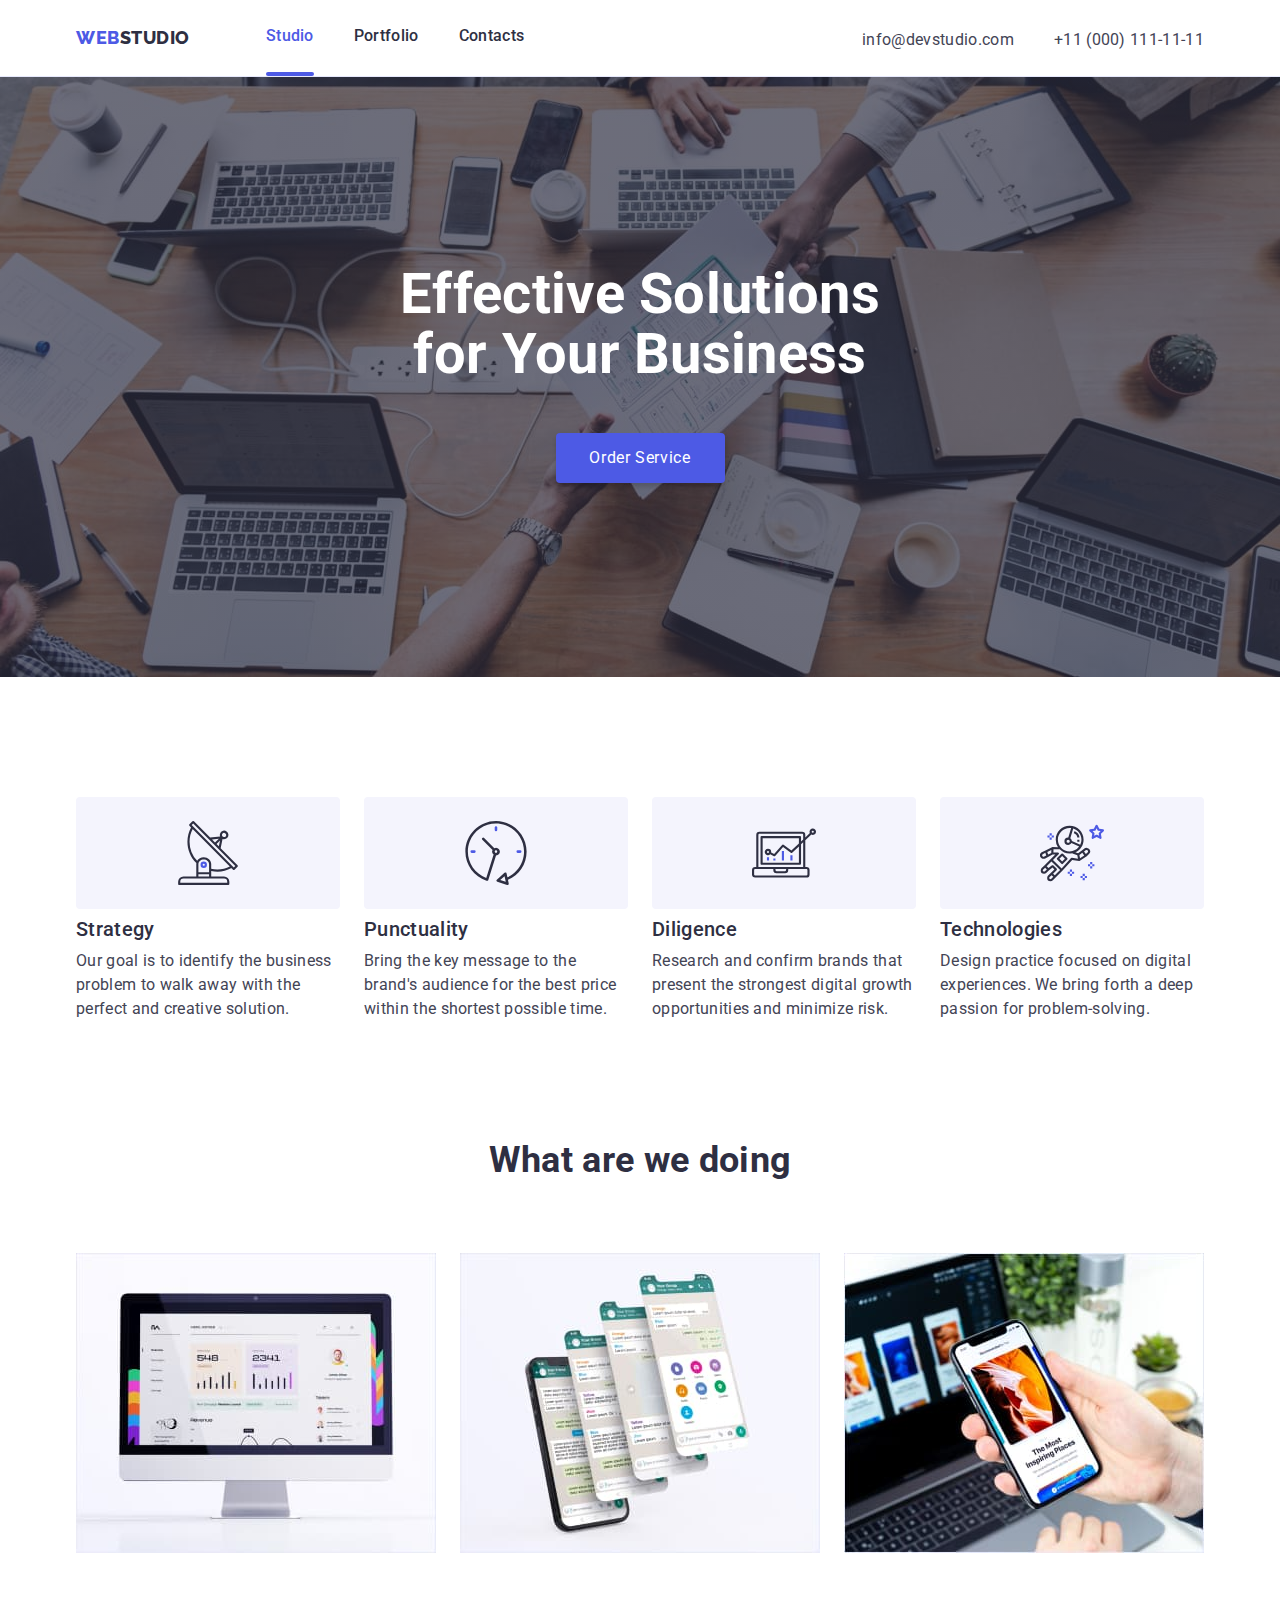
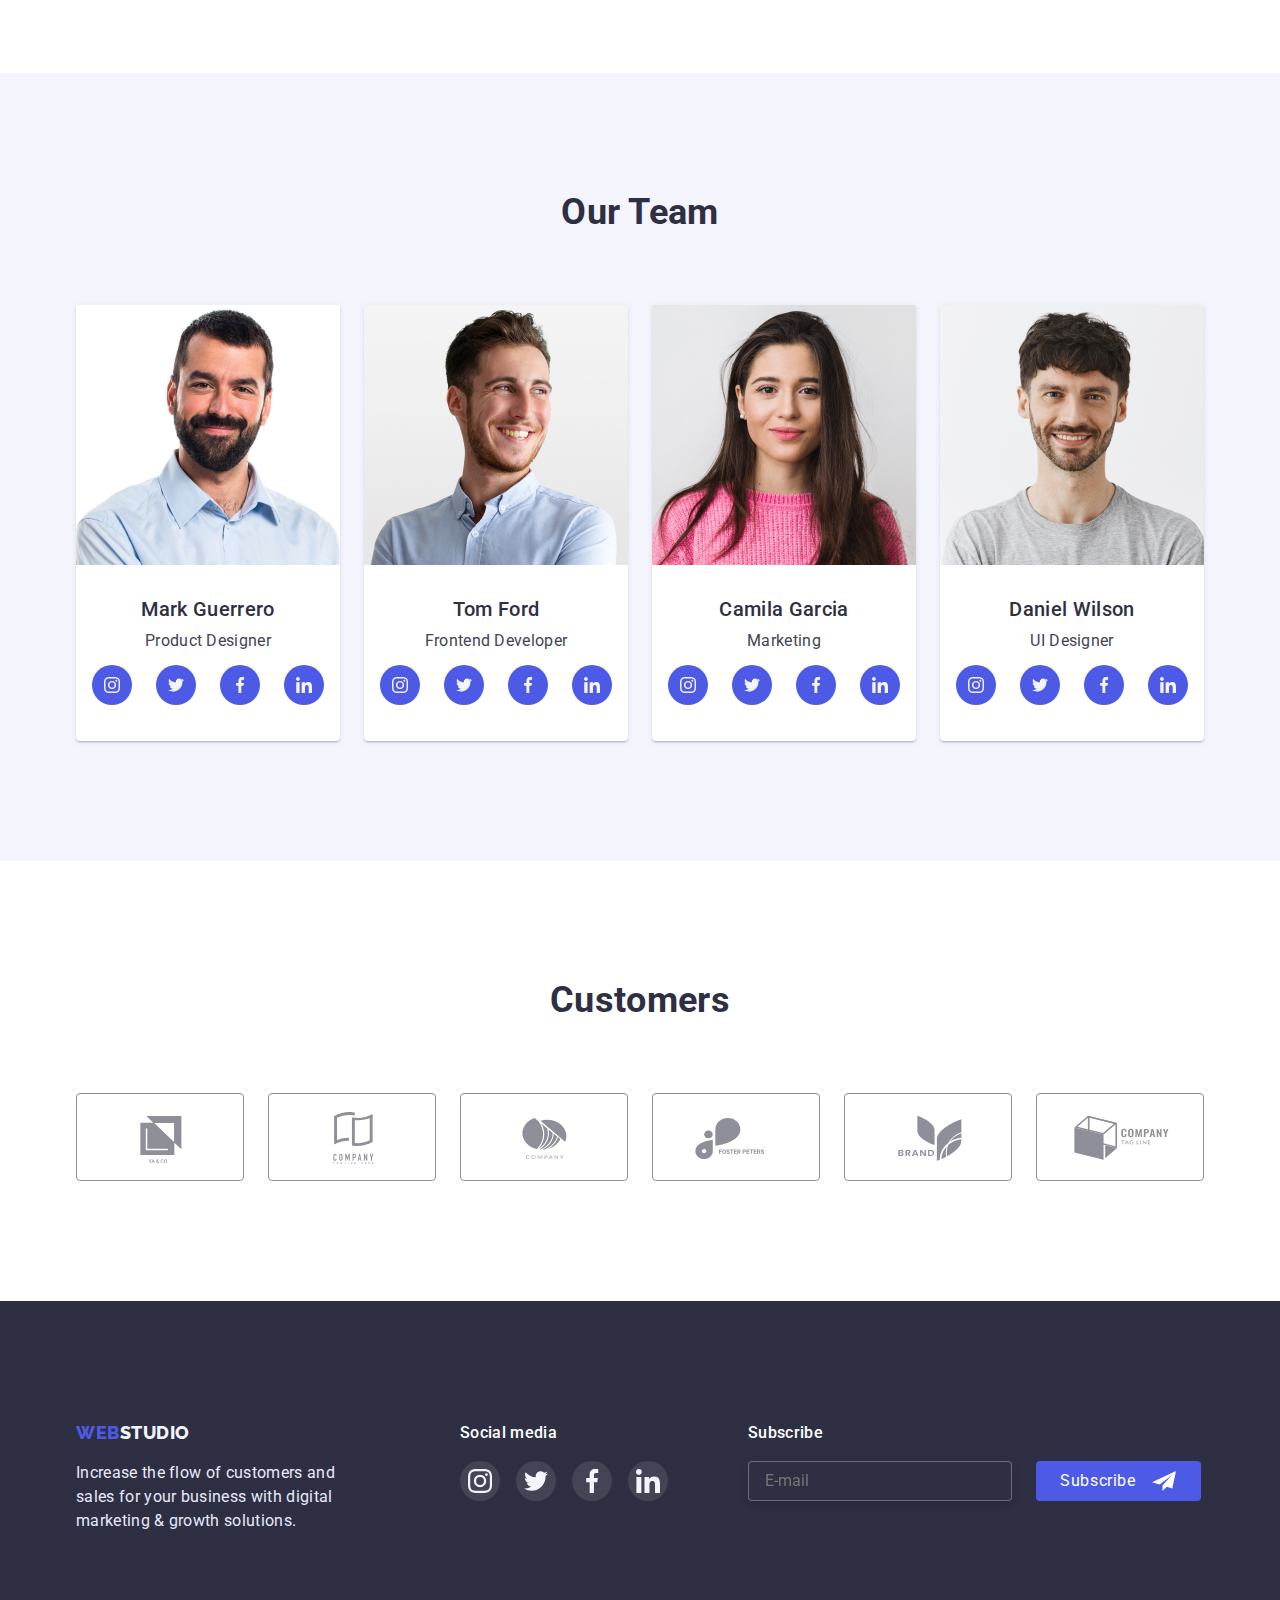
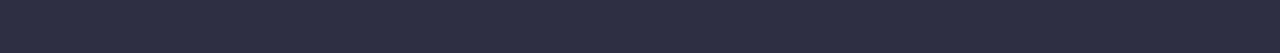
<file: index.html>
<!DOCTYPE html>
<html lang="en">
  <head>
    <meta charset="UTF-8" />
    <meta http-equiv="X-UA-Compatible" content="IE=edge" />
    <meta name="viewport" content="width=device-width, initial-scale=1.0" />
    <title>Document</title>
    <link
      rel="stylesheet"
      href="https://fonts.googleapis.com/css2?family=Raleway:wght@800&family=Roboto:wght@400;500;700&display=swap"
    />
    <link
      rel="stylesheet"
      href="https://cdnjs.cloudflare.com/ajax/libs/modern-normalize/1.1.0/modern-normalize.min.css"
    />
    <link rel="stylesheet" href="./css/styles.css" />
  </head>
  <body>
    <header class="header">
      <div class="container nav-items">
        <nav class="header-nav">
          <a href="./index.html" class="header-logo"><span>Web</span>studio</a>

          <ul class="site-nav">
            <li class="nav-item item">
              <a href="./index.html" class="link current">Studio</a>
            </li>
            <li class="nav-item item">
              <a href="./portfolio.html" class="link">Portfolio</a>
            </li>
            <li class="nav-item item"><a href="" class="link">Contacts</a></li>
          </ul>
        </nav>

        <button class="button-menu-open" type="button" data-menu-open>
          <svg width="32" height="22" aria-label="Swith mobile menu">
            <use class="icon-menu" href="./images/symbol-defs.svg#icon-menu"></use>
          </svg>
        </button>

        <ul class="contact-list">
          <li class="item">
            <a href="" class="contacts link">info@devstudio.com</a>
          </li>
          <li class="item">
            <a href="" class="contacts link">+11 (000) 111-11-11</a>
          </li>
        </ul>
    </div>

    <div class="mobile-menu" data-menu>
      <button class="close-btn mobile-menu-close" data-menu-close>
        <svg class="icon-close" width="8" height="8">
          <use href="./images/symbol-defs.svg#icon-close"></use>
        </svg>
      </button>
      <nav class="mobile-nav">
        <ul class="mobile-site-nav">
          <li class="mob-nav-item">
            <a href="./index.html" class="link current">Studio</a>
          </li>
          <li class="mob-nav-item">
            <a href="./portfolio.html" class="link">Portfolio</a>
          </li>
          <li class="mob-nav-item"><a href="" class="link">Contacts</a></li>
        </ul>
      </nav>

      <ul class="contact-mobile">
        <li class="mob-item">
          <a href="" class="contacts link">+11 (000) 111-11-11</a>
        </li>
         <li class="mob-item">
          <a href="" class="contacts link">info@devstudio.com</a>
        </li>
      </ul>

      <ul class="mob-link-list">
        <li class="mob-link">
          <a class="link" href="">
            <svg class="team-icon" width="24" height="24">
              <use href="./images/symbol-defs.svg#icon-instagram"></use>
            </svg>
          </a>
        </li>
      <li class="mob-link">
        <a class="link" href="">
          <svg class="team-icon" width="24" height="24">
            <use href="./images/symbol-defs.svg#icon-twitter"></use>
          </svg>
        </a>
      </li>
      <li class="mob-link">
        <a class="link" href="">
          <svg class="team-icon" width="24" height="24">
            <use href="./images/symbol-defs.svg#icon-facebook"></use>
          </svg>
        </a>
      </li>
      <li class="mob-link">
        <a class="link" href="">
          <svg class="team-icon" width="24" height="24">
            <use href="./images/symbol-defs.svg#icon-linkedin"></use>
          </svg>
        </a>
      </li>
      </ul>
    </div>
    </header>

    <main>
      <!--Hero section-->
      <section class="hero">
        <div class="container">
          <h1 class="hero-title">Effective Solutions for Your Business</h1>

          <button type="button" class="button button-hero" data-modal-open>
            Order Service
          </button>
        </div>
      </section>

      <!--Features list-->
      <section class="section">
        <h2 class="visually-hidden">Перечень услуг</h2>
        <div class="container">
          <ul class="features">
            <li class="feture-item">
              <div class="feature-thumb">
                <svg class="feature-icon" width="64" height="64">
                  <use href="./images/symbol-defs.svg#icon-antenna"></use>
                </svg>
              </div>
              <h3 class="section-title feature-title">Strategy</h3>
              <p>
                Our goal is to identify the business problem to walk away with
                the perfect and creative solution.
              </p>
            </li>
            <li class="feture-item">
              <div class="feature-thumb">
                <svg class="feature-icon" width="64" height="64">
                  <use href="./images/symbol-defs.svg#icon-clock"></use>
                </svg>
              </div>
              <h3 class="section-title feature-title">Punctuality</h3>
              <p>
                Bring the key message to the brand's audience for the best price
                within the shortest possible time.
              </p>
            </li>
            <li class="feture-item">
              <div class="feature-thumb">
                <svg class="feature-icon" width="64" height="64">
                  <use href="./images/symbol-defs.svg#icon-diagram"></use>
                </svg>
              </div>
              <h3 class="section-title feature-title">Diligence</h3>
              <p>
                Research and confirm brands that present the strongest digital
                growth opportunities and minimize risk.
              </p>
            </li>
            <li class="feture-item">
              <div class="feature-thumb">
                <svg class="feature-icon" width="64" height="64">
                  <use href="./images/symbol-defs.svg#icon-astronaut"></use>
                </svg>
              </div>
              <h3 class="section-title feature-title">Technologies</h3>
              <p>
                Design practice focused on digital experiences. We bring forth a
                deep passion for problem-solving.
              </p>
            </li>
          </ul>
        </div>
      </section>

      <!--Examples photo-->
      <section class="examples-section section padding-bottom">
        <div class="container">
          <h2 class="section-title">What are we doing</h2>

          <ul class="examples">
            <li class="item">
              <img 
                srcset="./images/comp@2x.jpg 2x"
                src="./images/comp.jpg" 
                alt="Screen" 
                width="360" />
            </li>
            <li class="item">
              <img 
                srcset="./images/mob-screen@2x.jpg 2x"
                src="./images/mob-screen.jpg"
                alt="Three phones" 
                width="360" />
            </li>
            <li class="item">
              <img 
                srcset="./images/mobile@2x.jpg 2x"
                src="./images/mobile.jpg" 
                alt="One phone" 
                width="360" />
            </li>
          </ul>
        </div>
      </section>

      <!--Team section-->
      <section class="section team-section">
        <div class="container">
          <h2 class="section-title">Our Team</h2>

          <ul class="team">
            <li class="item">
              <img 
              srcset="./images/team1@2x.jpg 2x"
              src="./images/team1.jpg" 
              alt="Mark" 
              width="264" />
              <h3 class="team-title">Mark Guerrero</h3>
              <p>Product Designer</p>
              <div class="team-thumb">
                <a class="team-link" href="">
                  <svg class="team-icon" width="16" height="16">
                    <use href="./images/symbol-defs.svg#icon-instagram"></use>
                  </svg>
                </a>
                <a class="team-link" href="">
                  <svg class="team-icon" width="16" height="16">
                    <use href="./images/symbol-defs.svg#icon-twitter"></use>
                  </svg>
                </a>
                <a class="team-link" href="">
                  <svg class="team-icon" width="16" height="16">
                    <use href="./images/symbol-defs.svg#icon-facebook"></use>
                  </svg>
                </a>
                <a class="team-link" href="">
                  <svg class="team-icon" width="16" height="16">
                    <use href="./images/symbol-defs.svg#icon-linkedin"></use>
                  </svg>
                </a>
              </div>
            </li>
            <li class="item">
              <img 
              srcset="./images/team2@2x.jpg 2x"
              src="./images/team2.jpg" 
              alt="Tom" 
              width="264" />
              <h3 class="team-title">Tom Ford</h3>
              <p>Frontend Developer</p>
              <div class="team-thumb">
                <a class="team-link" href="">
                  <svg class="team-icon" width="16" height="16">
                    <use href="./images/symbol-defs.svg#icon-instagram"></use>
                  </svg>
                </a>
                <a class="team-link" href="">
                  <svg class="team-icon" width="16" height="16">
                    <use href="./images/symbol-defs.svg#icon-twitter"></use>
                  </svg>
                </a>
                <a class="team-link" href="">
                  <svg class="team-icon" width="16" height="16">
                    <use href="./images/symbol-defs.svg#icon-facebook"></use>
                  </svg>
                </a>
                <a class="team-link" href="">
                  <svg class="team-icon" width="16" height="16">
                    <use href="./images/symbol-defs.svg#icon-linkedin"></use>
                  </svg>
                </a>
              </div>
            </li>
            <li class="item">
              <img 
              srcset="./images/team3@2x.jpg 2x"
              src="./images/team3.jpg" 
              alt="Camila" 
              width="264" />
              <h3 class="team-title">Camila Garcia</h3>
              <p>Marketing</p>
              <div class="team-thumb">
                <a class="team-link" href="">
                  <svg class="team-icon" width="16" height="16">
                    <use href="./images/symbol-defs.svg#icon-instagram"></use>
                  </svg>
                </a>
                <a class="team-link" href="">
                  <svg class="team-icon" width="16" height="16">
                    <use href="./images/symbol-defs.svg#icon-twitter"></use>
                  </svg>
                </a>
                <a class="team-link" href="">
                  <svg class="team-icon" width="16" height="16">
                    <use href="./images/symbol-defs.svg#icon-facebook"></use>
                  </svg>
                </a>
                <a class="team-link" href="">
                  <svg class="team-icon" width="16" height="16">
                    <use href="./images/symbol-defs.svg#icon-linkedin"></use>
                  </svg>
                </a>
              </div>
            </li>
            <li class="item">
              <img 
              srcset="./images/team4@2x.jpg 2x"
              src="./images/team4.jpg" 
              alt="Daniel" 
              width="264" />
              <h3 class="team-title">Daniel Wilson</h3>
              <p class="team-txt">UI Designer</p>
              <div class="team-thumb">
                <a class="team-link" href="">
                  <svg class="team-icon" width="16" height="16">
                    <use href="./images/symbol-defs.svg#icon-instagram"></use>
                  </svg>
                </a>
                <a class="team-link" href="">
                  <svg class="team-icon" width="16" height="16">
                    <use href="./images/symbol-defs.svg#icon-twitter"></use>
                  </svg>
                </a>
                <a class="team-link" href="">
                  <svg class="team-icon" width="16" height="16">
                    <use href="./images/symbol-defs.svg#icon-facebook"></use>
                  </svg>
                </a>
                <a class="team-link" href="">
                  <svg class="team-icon" width="16" height="16">
                    <use href="./images/symbol-defs.svg#icon-linkedin"></use>
                  </svg>
                </a>
              </div>
            </li>
          </ul>
        </div>
      </section>
    </main>

    <!-- Customer section -->
    <section class="section customer-section">
      <div class="container">
        <h2 class="section-title">Customers</h2>
        <ul class="customer-list">
          <li>
            <a class="customer-link" href="">
              <svg class="customer-icon">
                <use href="./images/symbol-defs.svg#icon-customer1"></use>
              </svg>
            </a>
          </li>
          <li>
            <a class="customer-link" href="">
              <svg class="customer-icon">
                <use href="./images/symbol-defs.svg#icon-customer2"></use>
              </svg>
            </a>
          </li>
          <li>
            <a class="customer-link" href="">
              <svg class="customer-icon">
                <use href="./images/symbol-defs.svg#icon-customer3"></use>
              </svg>
            </a>
          </li>
          <li>
            <a class="customer-link" href="">
              <svg class="customer-icon">
                <use href="./images/symbol-defs.svg#icon-customer4"></use>
              </svg>
            </a>
          </li>
          <li>
            <a class="customer-link" href="">
              <svg class="customer-icon">
                <use href="./images/symbol-defs.svg#icon-customer5"></use>
              </svg>
            </a>
          </li>
          <li>
            <a class="customer-link" href="">
              <svg class="customer-icon">
                <use href="./images/symbol-defs.svg#icon-customer6"></use>
              </svg>
            </a>
          </li>
        </ul>
      </div>
    </section>

    <!--Footer-->
    <footer class="section footer">
      <div class="container footer-container">
        <div class="footer-content">
          <a href="./index.html" class="footer-logo"><span>Web</span>studio</a>
          <p>
            Increase the flow of customers and sales for your business with
            digital marketing & growth solutions.
          </p>
        </div>
        <div class="footer-media">
          <h2 class="footer-title">Social media</h2>
          <ul class="footer-list">
            <li class="footer-item">
              <a href="" class="footer-link">
                <svg class="footer-icon">
                  <use href="./images/symbol-defs.svg#icon-instagram"></use>
                </svg>
              </a>
            </li>
            <li class="footer-item">
              <a href="" class="footer-link">
                <svg class="footer-icon">
                  <use href="./images/symbol-defs.svg#icon-twitter"></use>
                </svg>
              </a>
            </li>
            <li class="footer-item">
              <a href="" class="footer-link">
                <svg class="footer-icon">
                  <use href="./images/symbol-defs.svg#icon-facebook"></use>
                </svg>
              </a>
            </li>
            <li class="footer-item">
              <a href="" class="footer-link">
                <svg class="footer-icon">
                  <use href="./images/symbol-defs.svg#icon-linkedin"></use>
                </svg>
              </a>
            </li>
          </ul>
          </div>
          
        <!-- Footer form -->
        <div class="footer-form">
          <b class="footer-title">Subscribe</b>

      <form class="footer-fom">
          <div class="footer-input-button">
            <label for="email"></label>
            <input
              class="footer-input"
              type="email"
              name="email"
              id="email"
              placeholder="E-mail"
            />

            <button class="footer-btn button" type="submit">
              Subscribe
              <svg class="footer-airplane">
                <use
                  href="./images/symbol-defs.svg#icon-airplane"
                  width="24"
                  height="24"
                ></use>
              </svg>
            </button>
          </div>
        </div>
      </form>
      </div>
      </div>
    </footer>

    <!-- Modal -->
    <div class="backdrop is-hidden" data-modal>
      <div class="modal">
        <button class="close-btn" data-modal-close>
          <svg class="icon-close">
            <use href="./images/symbol-defs.svg#icon-close"></use>
          </svg>
        </button>
        <h2 class="modal-title">
          Leave your contacts and we will call you back
        </h2>
        <form class="form js-speaker-form" autocomplete="on">
          <div class="form-field">
            <label for="name" class="form-label">Name</label>
            <input class="form-input" type="text" name="name" id="name" />
            <svg class="modal-icon" width="18" height="18">
              <use href="./images/symbol-defs.svg#icon-person"></use>
            </svg>
          </div>

          <div class="form-field">
            <label for="tel" class="form-label">Phone</label>
            <input class="form-input" type="tel" name="tel" id="tel" />
            <svg class="modal-icon" width="18" height="18">
              <use href="./images/symbol-defs.svg#icon-phone"></use>
            </svg>
          </div>

          <div class="form-field">
            <label class="form-label" for="mail">Email</label>
            <input class="form-input" type="email" name="mail" id="mail" />
            <svg class="modal-icon" width="18" height="18">
              <use href="./images/symbol-defs.svg#icon-email"></use>
            </svg>
          </div>

          <div class="form-field">
            <label class="form-label" for="comment">Comment</label>
            <textarea
              class="form-input comment"
              name="comment"
              id="comment"
              cols="30"
              rows="10"
              placeholder="Text input"
            ></textarea>
          </div>

          <label class="checkbox-label">
            <input class="checkbox" type="checkbox" name="accept" value="accept" />
            <span class="checkbox-icon">
              <svg width="10" height="7">
                <use href="./images/symbol-defs.svg#icon-checked"></use>
              </svg>
            </span>
            I accept the terms and conditions of the 
            <span class="policy"><a class="link" href="">Privacy Policy</a></span>
          </label>

          <button class="modal-btn button" type="submit">Send</button>
        </form>
      </div>
    </div>
    
    
    <script src="./js/modal.js"></script>
    <script src="./js/mobile-menu.js"></script>
  </body>
  
</html>
</file>
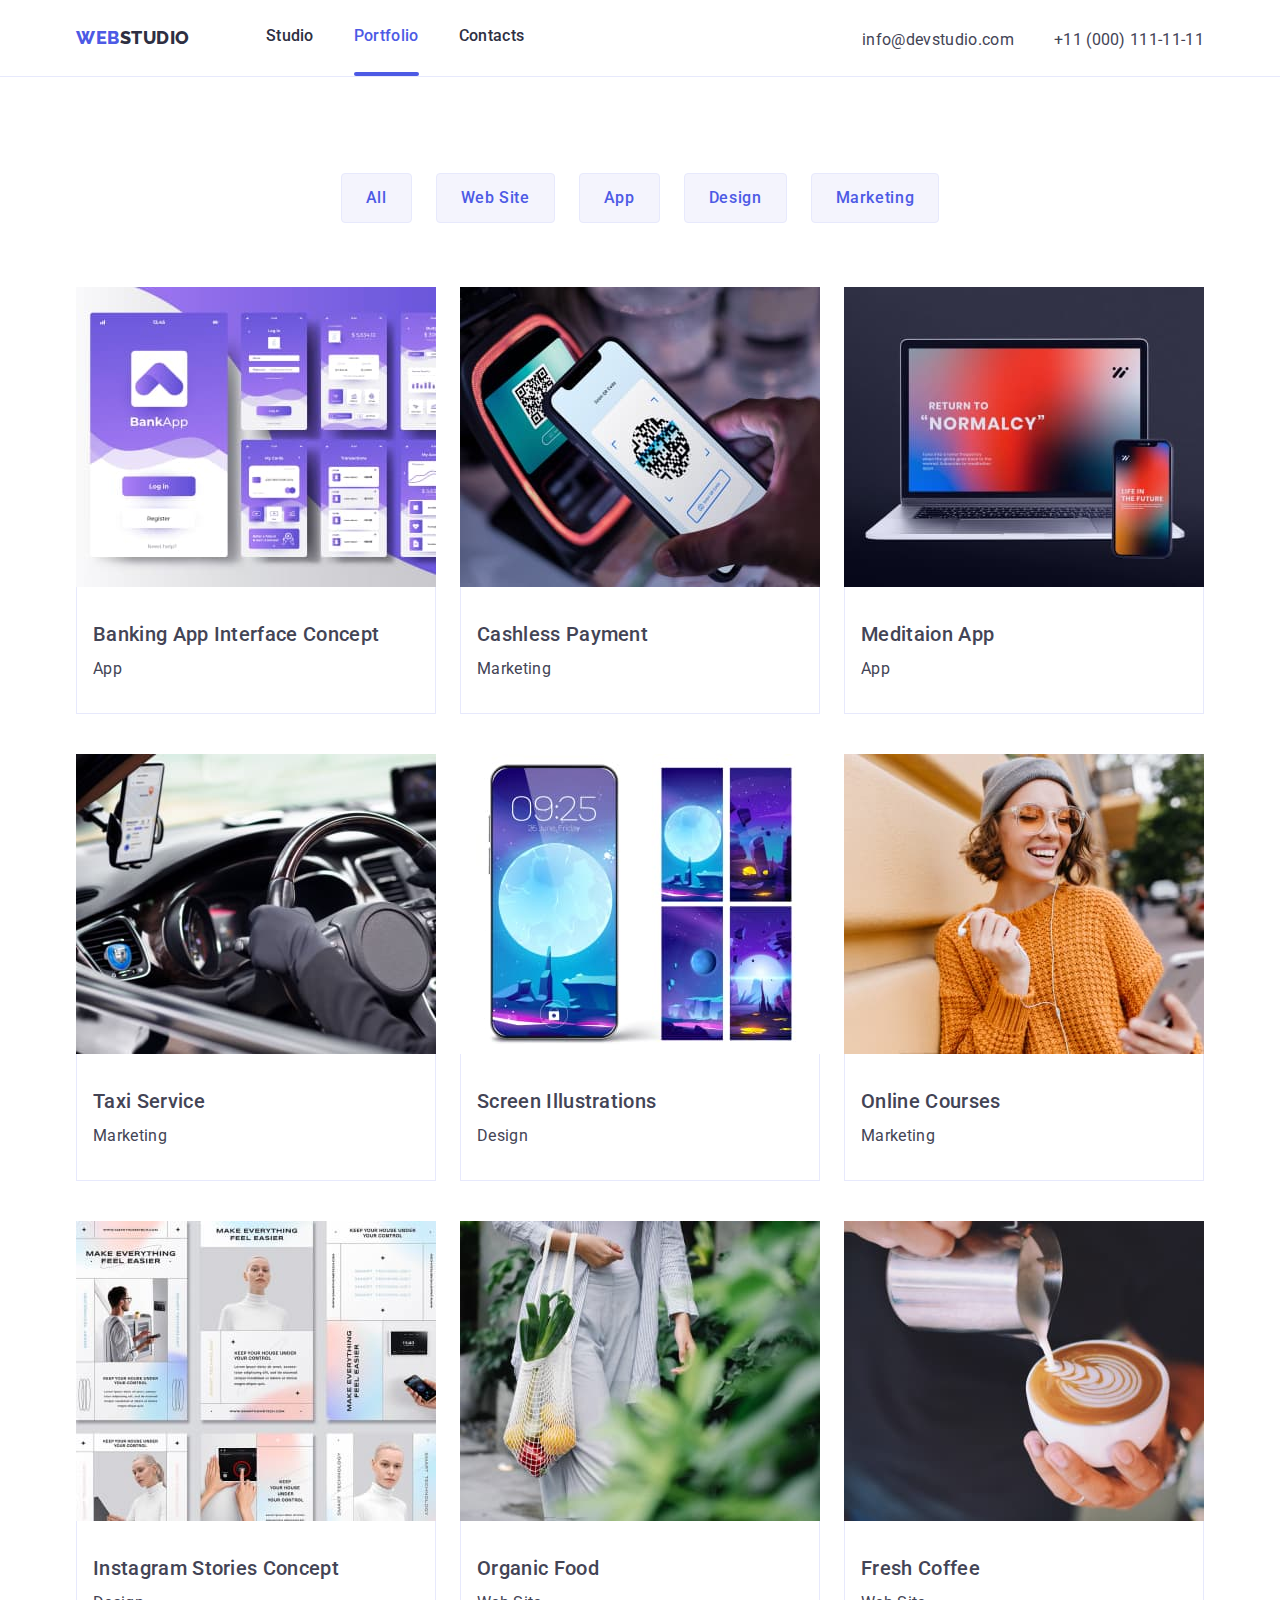
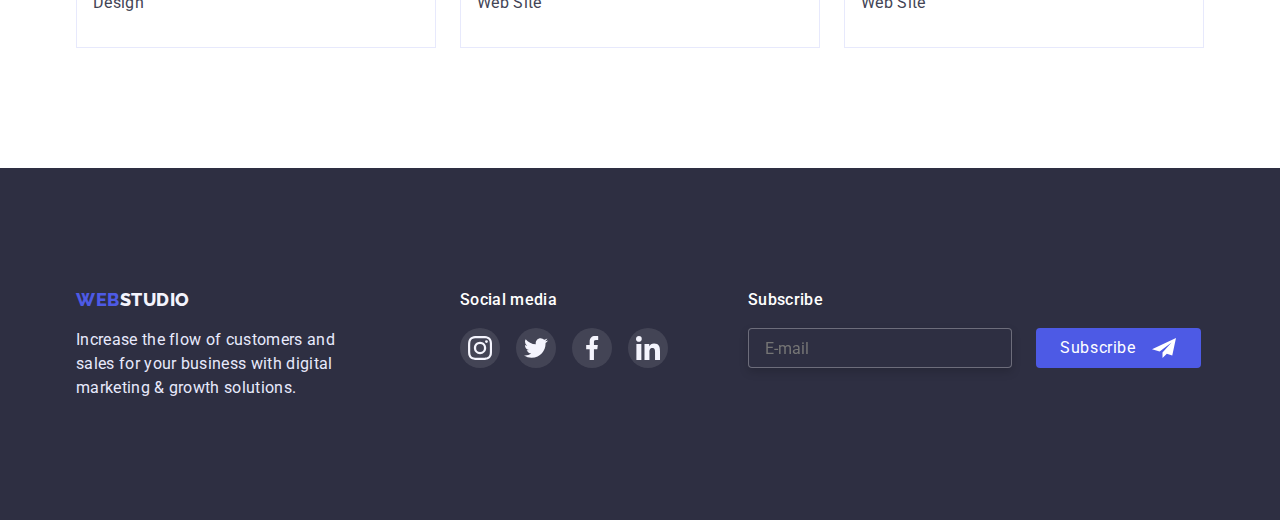
<file: portfolio.html>
<!DOCTYPE html>
<html lang="en">

<head>
  <meta charset="UTF-8" />
  <meta http-equiv="X-UA-Compatible" content="IE=edge" />
  <meta name="viewport" content="width=device-width, initial-scale=1.0" />
  <title>Document</title>
  <link rel="stylesheet"
    href="https://fonts.googleapis.com/css2?family=Raleway:wght@800&family=Roboto:wght@400;500;700&display=swap" />
  <link rel="stylesheet"
    href="https://cdnjs.cloudflare.com/ajax/libs/modern-normalize/1.1.0/modern-normalize.min.css" />
  <link rel="stylesheet" href="./css/styles.css" />
</head>

<body>
  <header class="header">
    <div class="container nav-items">
      <nav class="header-nav">
        <a href="./index.html" class="header-logo"><span>Web</span>studio</a>

        <ul class="site-nav">
          <li class="nav-item item">
            <a href="./index.html" class="link">Studio</a>
          </li>
          <li class="nav-item item">
            <a href="./portfolio.html" class="link current">Portfolio</a>
          </li>
          <li class="nav-item item"><a href="" class="link">Contacts</a></li>
        </ul>
      </nav>

      <button class="button-menu-open" type="button" data-menu-open>
        <svg width="32" height="22" aria-label="Swith mobile menu">
          <use class="icon-menu" href="./images/symbol-defs.svg#icon-menu"></use>
        </svg>
      </button>

      <ul class="contact-list">
        <li class="item">
          <a href="" class="contacts link">info@devstudio.com</a>
        </li>
        <li class="item">
          <a href="" class="contacts link">+11 (000) 111-11-11</a>
        </li>
      </ul>
    </div>

    <div class="mobile-menu" data-menu>
      <button class="close-btn mobile-menu-close" data-menu-close>
        <svg class="icon-close" width="8" height="8">
          <use href="./images/symbol-defs.svg#icon-close"></use>
        </svg>
      </button>
      <nav class="mobile-nav">
        <ul class="mobile-site-nav">
          <li class="mob-nav-item">
            <a href="./index.html" class="link">Studio</a>
          </li>
          <li class="mob-nav-item">
            <a href="./portfolio.html" class="link current">Portfolio</a>
          </li>
          <li class="mob-nav-item"><a href="" class="link">Contacts</a></li>
        </ul>
      </nav>

      <ul class="contact-mobile">
        <li class="mob-item">
          <a href="" class="contacts link">+11 (000) 111-11-11</a>
        </li>
        <li class="mob-item">
          <a href="" class="contacts link">info@devstudio.com</a>
        </li>
      </ul>

      <ul class="mob-link-list">
        <li class="mob-link">
          <a class="link" href="">
            <svg class="team-icon" width="24" height="24">
              <use href="./images/symbol-defs.svg#icon-instagram"></use>
            </svg>
          </a>
        </li>
        <li class="mob-link">
          <a class="link" href="">
            <svg class="team-icon" width="24" height="24">
              <use href="./images/symbol-defs.svg#icon-twitter"></use>
            </svg>
          </a>
        </li>
        <li class="mob-link">
          <a class="link" href="">
            <svg class="team-icon" width="24" height="24">
              <use href="./images/symbol-defs.svg#icon-facebook"></use>
            </svg>
          </a>
        </li>
        <li class="mob-link">
          <a class="link" href="">
            <svg class="team-icon" width="24" height="24">
              <use href="./images/symbol-defs.svg#icon-linkedin"></use>
            </svg>
          </a>
        </li>
      </ul>
    </div>
  </header>

    <main>
      <section class="section-portfolio">
        <div class="container">
          <h1 class="visually-hidden">Portfolio</h1>
          <!--Filter buttons-->
          <ul class="buttons-potfolio">
            <li class="item"><button type="button" class="button filters">All</button></li>
            <li class="item">
              <button type="button" class="button filters">Web Site</button>
            </li>
            <li class="item"><button type="button" class="button filters">App</button></li>
            <li class="item">
              <button type="button" class="button filters">Design</button>
            </li>
            <li class="item">
              <button type="button" class="button filters">Marketing</button>
            </li>
          </ul>

          <!--Photo examples-->
          <ul class="portfolio">
            <li class="prtfl-items">
              <a href="" class="portfolio-card link">
                <div class="portfolio-thumb">
                  <picture>

                    <source
                    srcset="./portfolio.img/img-desk1.jpg 1x, ./portfolio.img/img-desk1@2x.jpg 2x"
                    media="(min-width: 1200px)">
                    
                    <source 
                    srcset="./portfolio.img/img-tablet1.jpg 1x, ./portfolio.img/img-tablet1@2x.jpg 2x" 
                    media="(min-width: 768px)">

                    <source 
                    srcset="./portfolio.img/img-mob1.jpg 1x, ./portfolio.img/img-mob1@2x.jpg 2x" 
                    media="(min-width: 280px)">

                    <img class="img portfolio-img" src="./portfolio.img/img-mob1.jpg" alt="banking app">
                  </picture>
                <div class="portfolio-txt">
                  <p>14 Stylish and User-Friendly App Design Concepts · Task Manager App · Calorie Tracker App · Exotic Fruit Ecommerce
                    App ·
                    Cloud Storage App</p>
               </div>
                </div>
                <div class="photo-descr">
                <h2 class="portfolio-title">Banking App Interface Concept</h2>
                <p>App</p>
                </div>
              </a>
            </li>
            <li class="prtfl-items">
            <a href="" class="portfolio-card link">
              <div class="portfolio-thumb">
                <picture>

                  <source 
                  srcset="./portfolio.img/img-desk2.jpg 1x, ./portfolio.img/img-desk2@2x.jpg 2x" 
                  media="(min-width: 1200px)">
                  
                  <source 
                  srcset="./portfolio.img/img-tablet2.jpg 1x, ./portfolio.img/img-tablet2@2x.jpg 2x" 
                  media="(min-width: 768px)">
                  
                  <source 
                  srcset="./portfolio.img/img-mob2.jpg 1x, ./portfolio.img/img-mob2@2x.jpg 2x" 
                  media="(min-width: 280px)">
                  <img class="img portfolio-img" src="./portfolio.img/img-mob2.jpg" alt="banking app" />
                </picture>
                <div class="portfolio-txt">
                  <p>14 Stylish and User-Friendly App Design Concepts · Task Manager App · Calorie Tracker App · Exotic Fruit Ecommerce
                    App ·
                    Cloud Storage App</p>
                </div>
                </div>
                <div class="photo-descr">
                <h2 class="portfolio-title">Cashless Payment</h2>
                <p>Marketing</p>
                </div>
              </a>
            </li class="prtfl-items">
            <li class="prtfl-items">
              <a href="" class="portfolio-card link">
                <div class="portfolio-thumb">
                <picture>
                  
                  <source 
                  srcset="./portfolio.img/img-desk3.jpg 1x, ./portfolio.img/img-desk3@2x.jpg 2x" 
                  media="(min-width: 1200px)">
                  
                  <source 
                  srcset="./portfolio.img/img-tablet3.jpg 1x, ./portfolio.img/img-tablet3@2x.jpg 2x" 
                  media="(min-width: 768px)">
                  
                  <source 
                  srcset="./portfolio.img/img-mob3.jpg 1x, ./portfolio.img/img-mob3@2x.jpg 2x" 
                  media="(min-width: 280px)">

                  <img class="img portfolio-img" src="./portfolio.img/img-mob3.jpg" alt="banking app" />
                </picture>
                <div class="portfolio-txt">
                  <p>14 Stylish and User-Friendly App Design Concepts · Task Manager App · Calorie Tracker App · Exotic Fruit Ecommerce
                    App ·
                    Cloud Storage App</p>
                </div>
                </div>
                <div class="photo-descr">
                <h2 class="portfolio-title">Meditaion App</h2>
                <p>App</p>
                </div>
              </a>
            </li>
            <li class="prtfl-items">
            <a href="" class="portfolio-card link">
              <div class="portfolio-thumb">
                <picture>
                  
                  <source 
                  srcset="./portfolio.img/img-desk4.jpg 1x, ./portfolio.img/img-desk4@2x.jpg 2x" 
                  media="(min-width: 1200px)">
                  
                  <source 
                  srcset="./portfolio.img/img-tablet4.jpg 1x, ./portfolio.img/img-tablet4@2x.jpg 2x" 
                  media="(min-width: 768px)">
                  
                  <source 
                  srcset="./portfolio.img/img-mob4.jpg 1x, ./portfolio.img/img-mob4@2x.jpg 2x" 
                  media="(min-width: 280px)">

                  <img class="img portfolio-img" src="./portfolio.img/img-mob4.jpg" alt="banking app" />
                </picture>
                <div class="portfolio-txt">
                  <p>14 Stylish and User-Friendly App Design Concepts · Task Manager App · Calorie Tracker App · Exotic Fruit Ecommerce
                    App ·
                    Cloud Storage App</p>
                </div>
                </div>
                <div class="photo-descr">
                <h2 class="portfolio-title">Taxi Service</h2>
                <p>Marketing</p>
                </div>
              </a>
            </li>
            <li class="prtfl-items">
            <a href="" class="portfolio-card link">
              <div class="portfolio-thumb">
                <picture>
                  
                  <source 
                  srcset="./portfolio.img/img-desk5.jpg 1x, ./portfolio.img/img-desk5@2x.jpg 2x" 
                  media="(min-width: 1200px)">
                  
                  <source 
                  srcset="./portfolio.img/img-tablet5.jpg 1x, ./portfolio.img/img-tablet5@2x.jpg 2x" 
                  media="(min-width: 768px)">
                  
                  <source 
                  srcset="./portfolio.img/img-mob5.jpg 1x, ./portfolio.img/img-mob5@2x.jpg 2x" 
                  media="(min-width: 280px)">
                  
                  <img class="img portfolio-img" src="./portfolio.img/img-mob5.jpg" alt="banking app" />
                </picture>
                <div class="portfolio-txt">
                  <p>14 Stylish and User-Friendly App Design Concepts · Task Manager App · Calorie Tracker App · Exotic Fruit Ecommerce
                    App ·
                    Cloud Storage App</p>
                </div>
                </div>
                <div class="photo-descr">
                <h2 class="portfolio-title">Screen Illustrations</h2>
                <p>Design</p>
                </div>
              </a>
            </li>
            <li class="prtfl-items">
              <a href="" class="portfolio-card link">
                <div class="portfolio-thumb">
                <picture>
                  
                  <source 
                  srcset="./portfolio.img/img-desk6.jpg 1x, ./portfolio.img/img-desk6@2x.jpg 2x" 
                  media="(min-width: 1200px)">
                  
                  <source 
                  srcset="./portfolio.img/img-tablet6.jpg 1x, ./portfolio.img/img-tablet6@2x.jpg 2x" 
                  media="(min-width: 768px)">
                  
                  <source 
                  srcset="./portfolio.img/img-mob6.jpg 1x, ./portfolio.img/img-mob6@2x.jpg 2x" 
                  media="(min-width: 280px)">
                  
                  <img class="img portfolio-img" src="./portfolio.img/img-mob6.jpg" alt="banking app" />
                </picture>
                <div class="portfolio-txt">
                  <p>14 Stylish and User-Friendly App Design Concepts · Task Manager App · Calorie Tracker App · Exotic Fruit Ecommerce
                    App ·
                    Cloud Storage App</p>
                </div>
                </div>
                <div class="photo-descr">
                <h2 class="portfolio-title">Online Courses</h2>
                <p>Marketing</p>
                </div>
              </a>
            </li>
            <li class="prtfl-items">
              <a href="" class="portfolio-card link">
                <div class="portfolio-thumb">
                <picture>
                  
                  <source 
                  srcset="./portfolio.img/img-desk7.jpg 1x, ./portfolio.img/img-desk7@2x.jpg 2x" 
                  media="(min-width: 1200px)">
                  
                  <source 
                  srcset="./portfolio.img/img-tablet7.jpg 1x, ./portfolio.img/img-tablet7@2x.jpg 2x" 
                  media="(min-width: 768px)">
                  
                  <source 
                  srcset="./portfolio.img/img-mob7.jpg 1x, ./portfolio.img/img-mob7@2x.jpg 2x" 
                  media="(min-width: 280px)">
                  
                  <img class="img portfolio-img" src="./portfolio.img/img-mob7.jpg" alt="banking app" />
                </picture>
                <div class="portfolio-txt">
                  <p>14 Stylish and User-Friendly App Design Concepts · Task Manager App · Calorie Tracker App · Exotic Fruit Ecommerce
                    App ·
                    Cloud Storage App</p>
                </div>
                </div>
                <div class="photo-descr">
                <h2 class="portfolio-title">Instagram Stories Concept</h2>
                <p>Design</p>
                </div>
              </a>
            </li>
            <li class="prtfl-items">
              <a href="" class="portfolio-card link">
                <div class="portfolio-thumb">
                <picture>
                  
                  <source 
                  srcset="./portfolio.img/img-desk8.jpg 1x, ./portfolio.img/img-desk8@2x.jpg 2x" 
                  media="(min-width: 1200px)">
                  
                  <source 
                  srcset="./portfolio.img/img-tablet8.jpg 1x, ./portfolio.img/img-tablet8@2x.jpg 2x" 
                  media="(min-width: 768px)">
                  
                  <source 
                  srcset="./portfolio.img/img-mob8.jpg 1x, ./portfolio.img/img-mob8@2x.jpg 2x" 
                  media="(min-width: 280px)">
                  
                  <img class="img portfolio-img" src="./portfolio.img/img-mob8.jpg" alt="banking app" />
                </picture>
                <div class="portfolio-txt">
                  <p>14 Stylish and User-Friendly App Design Concepts · Task Manager App · Calorie Tracker App · Exotic Fruit Ecommerce
                    App ·
                    Cloud Storage App</p>
                </div>
                </div>
                <div class="photo-descr">
                <h2 class="portfolio-title">Organic Food</h2>
                <p>Web Site</p>
                </div>
              </a>
            </li>
            <li class="prtfl-items">
              <a href="" class="portfolio-card link">
                <div class="portfolio-thumb">
                <picture>
                  
                  <source 
                  srcset="./portfolio.img/img-desk9.jpg 1x, ./portfolio.img/img-desk9@2x.jpg 2x" 
                  media="(min-width: 1200px)">
                  
                  <source 
                  srcset="./portfolio.img/img-tablet9.jpg 1x, ./portfolio.img/img-tablet9@2x.jpg 2x" 
                  media="(min-width: 768px)">
                  
                  <source 
                  srcset="./portfolio.img/img-mob9.jpg 1x, ./portfolio.img/img-mob9@2x.jpg 2x" 
                  media="(min-width: 280px)">
                  
                  <img class="img portfolio-img" src="./portfolio.img/img-mob9.jpg" alt="banking app" />
                </picture>
                <div class="portfolio-txt">
                  <p>14 Stylish and User-Friendly App Design Concepts · Task Manager App · Calorie Tracker App · Exotic Fruit Ecommerce
                    App ·
                    Cloud Storage App</p>
                </div>
                </div>
                <div class="photo-descr">
                <h2 class="portfolio-title">Fresh Coffee</h2>
                <p>Web Site</p>
                </div>
              </a>
            </li>
          </ul>
        </div>
      </section>
    </main>

    <!--Footer-->
    <footer class="section footer">
      <div class="container footer-container">
        <div class="footer-content">
          <a href="./index.html" class="footer-logo"><span>Web</span>studio</a>
          <p>
            Increase the flow of customers and sales for your business with
            digital marketing & growth solutions.
          </p>
        </div>
        <div class="footer-media">
          <h2 class="footer-title">Social media</h2>
          <ul class="footer-list">
            <li class="footer-item">
              <a href="" class="footer-link">
                <svg class="footer-icon">
                  <use href="./images/symbol-defs.svg#icon-instagram"></use>
                </svg>
              </a>
            </li>
            <li class="footer-item">
              <a href="" class="footer-link">
                <svg class="footer-icon">
                  <use href="./images/symbol-defs.svg#icon-twitter"></use>
                </svg>
              </a>
            </li>
            <li class="footer-item">
              <a href="" class="footer-link">
                <svg class="footer-icon">
                  <use href="./images/symbol-defs.svg#icon-facebook"></use>
                </svg>
              </a>
            </li>
            <li class="footer-item">
              <a href="" class="footer-link">
                <svg class="footer-icon">
                  <use href="./images/symbol-defs.svg#icon-linkedin"></use>
                </svg>
              </a>
            </li>
          </ul>
        </div>
    
        <!-- Footer form -->
        <div class="footer-form">
          <b class="footer-title">Subscribe</b>
    
          <form class="footer-fom">
            <div class="footer-input-button">
              <label for="email"></label>
              <input class="footer-input" type="email" name="email" id="email" placeholder="E-mail" />
    
              <button class="footer-btn button" type="submit">
                Subscribe
                <svg class="footer-airplane">
                  <use href="./images/symbol-defs.svg#icon-airplane" width="24" height="24"></use>
                </svg>
              </button>
            </div>
        </div>
        </form>
      </div>
      </div>
    </footer>

    <script src="./js/mobile-menu.js"></script>
  </body>
</html>
</file>
<file: css/styles.css>
:root {
  --heading-text-color: #2e2f42;
  --primary-text-color: #434455;
  --hero-title-color: #ffffff;
  --hover-focus-color: #4d5ae5;
  --footer-logo-color: #f4f4fd;
  --footer-text: #e7e9fc;
  --button-backgrnd-color-accent: #404bbf;
  --customer-bg-cl: #8e8f99;
  --footer-10-link-bg: rgba(255, 255, 255, 0.1);
  --green-cl: #31d0aa;
  --modal-bg: #fcfcfc;
}
/* ===================== */
/* =       RESET       = */
/* ===================== */

h1,
h2,
h3,
h4,
h5,
h6,
p {
  margin: 0;
}

ul {
  margin: 0;
  padding: 0;
  list-style: none;
}

img {
  display: block;
  max-width: 100%;
  height: auto;
}

.link {
  text-decoration: none;
  color: currentColor;
}

/* Hidden */
.visually-hidden {
  position: absolute;
  width: 1px;
  height: 1px;
  margin: -1px;
  border: 0;
  padding: 0;

  white-space: nowrap;
  clip-path: inset(100%);
  clip: rect(0 0 0 0);
  overflow: hidden;
}

body {
  background-color: #ffffff;
  color: var(--primary-text-color);
  font-family: Roboto, sans-serif;
  letter-spacing: 0.02em;
  font-weight: 500;
  font-size: 16px;
  line-height: 1.5;
}
@media screen and (min-width: 1200px) {
  body {
    font-weight: 400;
  }
}

.container {
  padding-left: 15px;
  padding-right: 15px;
}

.button {
  display: inline-block;
  padding: 0;
  margin: 0;
  border: none;

  color: var(--hero-title-color);
  background-color: var(--hover-focus-color);
  cursor: pointer;
  font-family: 'Roboto';
  letter-spacing: 0.04em;
  border-radius: 4px;
  text-align: center;
}

@media screen and (min-width: 480px) {
  .container {
    width: 425px;
    margin-left: auto;
    margin-right: auto;
  }
}
@media screen and (min-width: 768px) {
  .container {
    width: 765px;
  }
}
@media screen and (min-width: 1200px) {
  .container {
    width: 1158px;
  }
}

/* ===================== */
/* |      SECTION      | */
/* ===================== */
.section {
  padding-top: 96px;
  padding-bottom: 96px;
}
@media screen and (min-width: 1200px) {
  .section {
    padding-top: 120px;
    padding-bottom: 120px;
  }
}

.team-section {
  padding-bottom: 128px;
  background-color: var(--footer-logo-color);
}
@media screen and (min-width: 768px) {
  .team-section {
    padding-bottom: 104px;
  }
}
@media screen and (min-width: 1200px) {
  .team-section {
    padding-bottom: 120px;
  }
}

.section-title {
  margin-top: 0;
  margin-bottom: 72px;

  color: var(--heading-text-color);
  font-style: 400;
  font-weight: 700;
  font-size: 36px;
  line-height: 1.11;
  text-align: center;
}

@media screen and (min-width: 767px) {
  .section-title.feature-title {
    text-align: left;
  }
}

/* =========================== */
/* =       HEADER LOGO       = */
/* =========================== */

.header-logo {
  color: var(--heading-text-color);
  font-family: 'Raleway';
  font-weight: 800;
  font-size: 18px;
  line-height: 1.33;
  letter-spacing: 0.03em;
  text-transform: uppercase;
  text-decoration: none;

  transition: color 250ms cubic-bezier(0.4, 0, 0.2, 1);
}

.header-logo span {
  color: var(--hover-focus-color);
}

.header-logo:hover,
.header-logo:focus {
  color: var(--hover-focus-color);
}

/* ====================== */
/* |       HEADER       | */
/* ====================== */

.header {
  border-bottom: 1px solid var(--footer-text);
}

.nav-items {
  display: flex;
  align-items: center;
  justify-content: space-between;
}

@media screen and (max-width: 767px) {
  .site-nav {
    display: none;
  }
  .contact-list {
    display: none;
  }
  .header {
    padding-top: 24px;
    padding-bottom: 24px;
  }
}

@media screen and (min-width: 768px) {
  .nav-items {
    display: flex;
    align-items: flex-start;
  }
  .header-nav {
    display: flex;
    align-items: center;
  }
  .site-nav {
    display: flex;
    margin-left: 120px;
  }
  .site-nav .item + .item {
    margin-left: 40px;
  }
  .contact-list .item + .item {
    margin-top: 4px;
  }
  .contact-list .item {
    line-height: 16px;
    font-weight: 400;
    font-size: 12px;
    letter-spacing: 4%;

    transition: color 250ms cubic-bezier(0.4, 0, 0.2, 1);
  }
  .contact-list .item:hover,
  .contact-list .item:focus {
    color: var(--hover-focus-color);
  }
  .contact-list {
    padding-bottom: 10px;
    padding-top: 24px;
  }
  .site-nav .link {
    display: block;
    padding-top: 24px;
    padding-bottom: 22px;

    color: var(--heading-text-color);
    font-weight: 500;
    font-size: 16px;
    line-height: 1.5;
    text-decoration: none;

    transition: color 250ms cubic-bezier(0.4, 0, 0.2, 1);
  }
  .site-nav .link:hover,
  .site-nav .link:focus {
    color: var(--hover-focus-color);
  }
  .site-nav .link.current {
    color: var(--hover-focus-color);
  }
  .nav-item {
    position: relative;
  }

  .current::after {
    position: absolute;
    display: inline-block;
    content: '';
    width: 100%;
    height: 4px;
    left: 0;
    bottom: 0;
    background-color: var(--hover-focus-color);
    border-radius: 2px;
  }
}

@media screen and (min-width: 1200px) {
  .nav-items {
    align-items: center;
  }
  .site-nav {
    margin-left: 76px;
  }
  .contact-list {
    display: flex;
    align-items: flex-end;
    padding: 0;
    margin-left: auto;
  }
  .contact-list .item {
    font-size: 16px;
  }
  .contact-list .item + .item {
    margin-left: 40px;
  }
  .site-nav .link {
    padding-bottom: 28px;
  }
}

/* ======================= */
/* |      Mobile menu     | */
/* ======================= */
@media screen and (max-width: 767px) {
  .mobile-menu {
    position: fixed;
    display: flex;
    flex-direction: column;
    width: 100%;
    height: 100%;
    padding: 40px;
    top: 0;
    left: 0;
    z-index: 1000;
    background-color: var(--hero-title-color);

    opacity: 0;
    visibility: hidden;
    pointer-events: none;

    transition: opasity 250ms cubic-bezier(0.4, 0, 0.2, 1),
      visability 250ms cubic-bezier(0.4, 0, 0.2, 1);
  }
  .mobile-menu.is-open {
    opacity: 1;
    visibility: visible;
    pointer-events: auto;
  }
  .button-menu-open {
    display: inline-block;
    margin-left: 0;
    padding: 0;
    border: none;
    background-color: transparent;
    line-height: 0;
  }
  .mobile-menu-close {
    display: flex;
    justify-content: center;
    align-items: center;
    width: 24px;
    height: 24px;
    margin-left: auto;
    margin-bottom: 16px;
    padding: 0;
    line-height: 0;

    border-radius: 50%;
    border: 1px solid rgba(0, 0, 0, 0.1);
    background-color: var(--footer-text);
    cursor: pointer;

    transition: border-color 250ms cubic-bezier(0.4, 0, 0.2, 1),
      box-shadow 250ms cubic-bezier(0.4, 0, 0.2, 1);
  }

  .mobile-menu-close:hover,
  .mobile-menu-close:focus {
    border-color: var(--footer-text);
    box-shadow: 0px 1px 6px rgba(46, 47, 66, 0.08),
      0px 1px 1px rgba(46, 47, 66, 0.16), 0px 2px 1px rgba(46, 47, 66, 0.08);
  }

  .icon-menu {
    stroke: var(--heading-text-color);
  }

  .mobile-nav {
    margin-bottom: auto;
  }

  .mob-nav-item {
    font-weight: 700;
    color: var(--heading-text-color);
    font-size: 36px;

    transition: color 250ms cubic-bezier(0.4, 0, 0.2, 1);
  }

  .mob-nav-item:hover,
  .mob-nav-item:focus {
    color: var(--hover-focus-color);
  }

  .contact-mobile {
    margin-bottom: 48px;
  }

  .contact-mobile .mob-item + .mob-item {
    margin-top: 40px;
  }

  .mob-item {
    color: var(--primary-text-color);
    font-size: 20px;
    font-weight: 500px;

    transition: color 250ms cubic-bezier(0.4, 0, 0.2, 1),
      font-size 250ms cubic-bezier(0.4, 0, 0.2, 1),
      font-weight 250ms cubic-bezier(0.4, 0, 0.2, 1);
  }

  .mob-item:hover,
  .mob-item:focus {
    color: var(--hover-focus-color);
    font-size: 36px;
    font-weight: 600px;
  }

  .mobile-site-nav .mob-nav-item + .mob-nav-item {
    margin-top: 40px;
  }

  .mob-link-list {
    display: flex;
  }

  .mob-link-list .mob-link + .mob-link {
    margin-left: auto;
  }

  .mob-link {
    display: flex;
    padding: 0;
    line-height: 0;

    text-decoration: none;
    background-color: var(--hover-focus-color);
    width: 40px;
    height: 40px;
    border-radius: 50%;
    justify-content: center;
    align-items: center;

    transition: color 250ms cubic-bezier(0.4, 0, 0.2, 1);
  }

  .mob-link:hover,
  .mob-link:focus {
    background-color: var(--button-backgrnd-color-accent);
  }

  .team-icon {
    fill: var(--footer-logo-color);
  }
}
@media screen and (min-width: 768px) {
  .mobile-menu {
    display: none;
  }
  .button-menu-open {
    display: none;
  }
}
/* ==================== */
/* |       HERO       | */
/* ==================== */

.hero {
  padding-top: 112px;
  padding-bottom: 112px;

  text-align: center;
  background-color: var(--primary-text-color);

  background-image: linear-gradient(
      to right,
      rgba(46, 47, 66, 0.7),
      rgba(46, 47, 66, 0.7)
    ),
    url(../images/hero-mob.jpg);

  background-repeat: no-repeat;
  background-position: center;
  background-size: cover;
  margin-right: auto;
  margin-left: auto;
  max-width: 480px;
  height: 432px;
}

@media screen and (min-device-pixel-ratio: 2) and (max-width: 767px),
  screen and (min-resolution: 192dpi) and (max-width: 767px),
  screen and (min-resolution: 2dppx) and (max-width: 767px) {
  .hero {
    background-image: linear-gradient(
        to right,
        rgba(46, 47, 66, 0.7),
        rgba(46, 47, 66, 0.7)
      ),
      url(../images/hero-mob@2x.jpg);
  }
}

.hero-title {
  margin-left: auto;
  margin-right: auto;
  margin-top: 0;
  margin-bottom: 72px;
  max-width: 320px;

  color: var(--hero-title-color);
  font-size: 36px;
  line-height: 1.1;
}

.button-hero {
  padding: 16px 32px;
  min-width: 169px;
  box-shadow: 0px 4px 4px rgba(0, 0, 0, 0.15);

  transition: background-color 250ms cubic-bezier(0.4, 0, 0.2, 1);
}

.button-hero:hover,
.button-hero:focus {
  background: var(--button-backgrnd-color-accent);
}

@media screen and (min-width: 768px) {
  .hero {
    padding-bottom: 108px;
    background-image: linear-gradient(
        to right,
        rgba(46, 47, 66, 0.7),
        rgba(46, 47, 66, 0.7)
      ),
      url(../images/hero-tablet.jpg);
    max-width: 768px;
    height: 436px;
  }
  .hero-title {
    margin-bottom: 40px;
    max-width: 496px;
    font-size: 56px;
    line-height: 1.07;
  }
}

@media screen and (min-device-pixel-ratio: 2) and (min-width: 768px),
  screen and (min-resolution: 192dpi) and (min-width: 768px),
  screen and (min-resolution: 2dppx) and (min-width: 768px) {
  .hero {
    background-image: linear-gradient(
        to right,
        rgba(46, 47, 66, 0.7),
        rgba(46, 47, 66, 0.7)
      ),
      url(../images/hero-tablet@2x.jpg);
  }
}

@media screen and (min-width: 1200px) {
  .hero {
    padding-top: 188px;
    padding-bottom: 188px;

    background-image: linear-gradient(
        to right,
        rgba(46, 47, 66, 0.7),
        rgba(46, 47, 66, 0.7)
      ),
      url(../images/hero-desc.jpg);
    max-width: 1440px;
    height: 600px;
  }
  .hero-title {
    margin-bottom: 48px;
  }
}
@media screen and (min-device-pixel-ratio: 2) and (min-width: 1200px),
  screen and (min-resolution: 192dpi) and (min-width: 1200px),
  screen and (min-resolution: 2dppx) and (min-width: 1200px) {
  .hero {
    background-image: linear-gradient(
        to right,
        rgba(46, 47, 66, 0.7),
        rgba(46, 47, 66, 0.7)
      ),
      url(../images/hero-desc@2x.jpg);
  }
}

/* =========================== */
/* |      FEATURES LIST      | */
/* =========================== */

.feature-title {
  margin-bottom: 8px;
  color: var(--heading-text-color);
  line-height: 1.2;
}

@media screen and (max-width: 767px) {
  .feture-item:not(:last-child) {
    margin-bottom: 72px;
  }
}

@media screen and (max-width: 1199px) {
  .feature-thumb {
    display: none;
  }
}

@media screen and (min-width: 768px) {
  .features {
    display: flex;
    flex-wrap: wrap;
    gap: 72px 24px;
  }
  .feture-item {
    width: 355px;
  }
}

@media screen and (min-width: 1200px) {
  .fetures {
    flex-wrap: nowrap;
    gap: 24px;
  }
  .feture-item {
    width: 264px;
  }
  .feature-title {
    font-weight: 500;
    font-size: 20px;
  }
  .feature-thumb {
    display: flex;
    background-color: var(--footer-logo-color);
    width: 264px;
    height: 112px;
    border-radius: 4px;
    justify-content: center;
    align-items: center;
    margin-bottom: 8px;
  }
}

/* ============================ */
/* |      EXAMPLAS PHOTO      | */
/* ============================ */

.examples {
  display: flex;
}

.examples .item + .item {
  margin-left: 24px;
}

.section.padding-bottom {
  padding-top: 0;
  padding-bottom: 120px;
}

@media screen and (max-width: 1199px) {
  .examples-section {
    display: none;
  }
}

/* ================== */
/* |      TEAM      | */
/* ================== */

.team .item {
  margin-left: auto;
  margin-right: auto;
  width: 264px;
  text-align: center;
  padding: 0px 0px 32px;
  background: var(--hero-title-color);
  box-shadow: 0px 1px 6px rgba(46, 47, 66, 0.08),
    0px 1px 1px rgba(46, 47, 66, 0.16), 0px 2px 1px rgba(46, 47, 66, 0.08);
  border-radius: 0px 0px 4px 4px;
}

@media screen and (max-width: 767px) {
  .team .item + .item {
    margin-top: 72px;
  }
}

.team-title {
  margin-top: 0;
  margin-bottom: 8px;

  color: var(--heading-text-color);
  font-weight: 500;
  font-size: 20px;
  line-height: 1.2;
}

.team img {
  margin-bottom: 32px;
}
.team p {
  margin-bottom: 8px;
}

.team-link {
  display: flex;
  text-decoration: none;
  background-color: var(--hover-focus-color);
  width: 40px;
  height: 40px;
  border-radius: 50%;
  justify-content: center;
  align-items: center;

  transition: color 250ms cubic-bezier(0.4, 0, 0.2, 1);
}

.team-link:hover,
.team-link:focus {
  background-color: var(--button-backgrnd-color-accent);
}

.team-thumb {
  display: flex;
  gap: 24px;
  justify-content: center;
  padding-top: 4px;
  padding-bottom: 4px;
}

.team-icon {
  fill: var(--footer-logo-color);
}

@media screen and (min-width: 768px) {
  .team .item {
    margin: 0;
  }
  .team {
    display: flex;
    flex-wrap: wrap;
    gap: 64px 24px;
    justify-content: center;
  }
}

@media screen and (min-width: 1200px) {
  .team {
    flex-wrap: nowrap;
  }
}

/* ======================== */
/* ||      CUSTOMER      || */
/* ======================== */

.customer-list {
  display: flex;
  justify-content: center;
  flex-wrap: wrap;
  gap: 72px 15px;
}

.customer-icon {
  width: 110px;
  height: 56px;
  fill: var(--customer-bg-cl);

  transition: color 250ms cubic-bezier(0.4, 0, 0.2, 1);
}

.customer-link {
  display: flex;
  border: 1px solid var(--customer-bg-cl);
  border-radius: 4px;
  width: 190px;
  height: 88px;
  justify-content: center;
  align-items: center;

  transition: color 250ms cubic-bezier(0.4, 0, 0.2, 1);
}

.customer-link:hover .customer-icon,
.customer-icon:focus .customer-icon {
  fill: var(--button-backgrnd-color-accent);
}

.customer-link:hover,
.customer-link:focus {
  border-color: var(--button-backgrnd-color-accent);
}

@media screen and (min-width: 768px) {
  .customer-list {
    /* justify-content: center; */
    gap: 72px 24px;
  }
  .customer-icon {
    width: 104px;
  }
  .customer-link {
    width: 168px;
  }
}

@media screen and (min-width: 1200px) {
  .customer-list {
    flex-wrap: nowrap;
  }
}

/* ==================== */
/* ||     FOOTER     || */
/* ==================== */

@media screen and (max-width: 767px) {
  .footer-content {
    margin-left: auto;
    margin-right: auto;
    margin-bottom: 72px;
    width: 264px;
  }
  .footer-form {
    text-align: center;
  }
}

.footer-logo {
  display: block;
  margin-bottom: 16px;
  text-align: center;

  color: var(--footer-logo-color);
  font-family: Raleway;
  font-weight: 800;
  font-size: 18px;
  line-height: 1.33;
  letter-spacing: 0.03em;
  text-transform: uppercase;
  text-decoration: none;
}

.footer-logo span {
  color: var(--hover-focus-color);
}

.footer-title {
  display: inline-block;
  margin-bottom: 16px;

  font-weight: 500;
  font-size: 16px;
  line-height: calc(24 / 16);
  color: var(--hero-title-color);
}

.footer p {
  text-align: left;

  font-weight: 400;
  color: var(--footer-text);
}

.footer {
  background-color: var(--heading-text-color);
}

/* Footer media links */

.footer-media {
  width: 208px;
  text-align: center;
  margin-left: auto;
  margin-right: auto;
  margin-bottom: 72px;
}

.footer-list {
  display: flex;
  gap: 16px;
}

.footer-icon {
  width: 24px;
  height: 24px;
  fill: var(--footer-logo-color);
}

.footer-link {
  display: flex;
  justify-content: center;
  align-items: center;
  width: 40px;
  height: 40px;
  background-color: var(--footer-10-link-bg);
  border-radius: 50%;

  transition: background-color 250ms cubic-bezier(0.4, 0, 0.2, 1);
}

.footer-link:hover,
.footer-link:focus {
  background-color: var(--green-cl);
}

.footer-input {
  width: 100%;
  height: 40px;
  padding: 8px 16px;
  margin-bottom: 16px;

  color: var(--footer-text);
  border: 1px solid rgba(255, 255, 255, 0.3);
  border-radius: 4px;
  background-color: var(--heading-text-color);
  filter: drop-shadow(0px 4px 4px rgba(0, 0, 0, 0.15));
}

.footer-btn {
  margin-right: auto;
  margin-left: auto;
  border: none;
  display: flex;
  padding: 8px 24px;
  min-width: 165px;
  height: 40px;
  align-items: center;

  transition: background-color 250ms cubic-bezier(0.4, 0, 0.2, 1);
}

.footer-btn:hover,
.footer-btn:focus {
  background: var(--button-backgrnd-color-accent);
}

.footer-airplane {
  width: 24px;
  height: 24px;
  margin-left: 16px;
}

@media screen and (min-width: 768px) {
  .footer-container {
    display: flex;
  }
  .footer-content {
    width: 264px;
  }
  .footer-logo {
    text-align: left;
  }
  .footer-media {
    margin: 0;
    text-align: left;
  }
  .footer-input {
    width: 264px;
    margin-right: 24px;
    margin-bottom: 0;
  }
  .footer-input-button {
    display: flex;
  }
}

@media screen and (min-width: 768px) and (max-width: 1199px) {
  .footer-container {
    gap: 72px 24px;
    padding-left: 108px;
    flex-wrap: wrap;
  }
}

@media screen and (min-width: 1200px) {
  .footer-container {
    flex-wrap: nowrap;
  }
  .footer-content {
    margin-right: 120px;
  }
  .footer-media {
    margin-right: 80px;
  }
}

/* =================== */
/* ||     MODAL     || */
/* =================== */

.backdrop {
  position: fixed;
  top: 0;
  left: 0;
  width: 100%;
  height: 100%;
  background-color: rgba(46, 47, 66, 0.4);

  opacity: 1;
  transition: opacity 250ms cubic-bezier(0.4, 0, 0.2, 1);
}

.backdrop.is-hidden {
  opacity: 0;
  pointer-events: none;
}

.backdrop.is-hidden .modal {
  transform: translate(-50%, -50%) scale(0.85);
  opacity: 0;
}

.modal {
  position: absolute;
  top: 50%;
  left: 50%;
  padding: 24px 16px;

  width: 90%;
  min-height: 586px;
  background-color: var(--modal-bg);

  opacity: 1;

  transform: translate(-50%, -50%) scale(1);
  transition: transform 250ms cubic-bezier(0.4, 0, 0.2, 1),
    opacity 250ms cubic-bezier(0.4, 0, 0.2, 1);
}

.close-btn {
  display: flex;
  justify-content: center;
  align-items: center;
  width: 24px;
  height: 24px;

  margin-left: auto;
  margin-bottom: 16px;

  border-radius: 50%;
  border: 1px solid rgba(0, 0, 0, 0.1);
  background-color: var(--footer-text);
  cursor: pointer;

  transition: border-color 250ms cubic-bezier(0.4, 0, 0.2, 1),
    box-shadow 250ms cubic-bezier(0.4, 0, 0.2, 1);
}

.close-btn:hover,
.close-btn:focus {
  border-color: var(--footer-text);
  box-shadow: 0px 1px 6px rgba(46, 47, 66, 0.08),
    0px 1px 1px rgba(46, 47, 66, 0.16), 0px 2px 1px rgba(46, 47, 66, 0.08);
}

.icon-close {
  width: 8px;
  height: 8px;
}

textarea {
  resize: none;
}

.modal-title {
  margin-bottom: 16px;

  font-weight: 500;
  font-size: 16px;
  text-align: center;
}

.form {
  width: 100%;
  margin-left: auto;
  margin-right: auto;
}

.form-field {
  position: relative;
  display: flex;
  flex-direction: column;
  margin-bottom: 8px;
}

.form-field textarea::placeholder {
  font-size: 12px;
  line-height: 14px;
  color: rgba(117, 117, 117, 0.5);
}

.form-input {
  display: block;
  width: 100%;
  height: 40px;
  padding-top: 8px;
  padding-right: 16px;
  padding-left: 34px;
  padding-bottom: 8px;
  border: 1px solid rgba(33, 33, 33, 0.2);
  border-radius: 4px;

  transition: outline 250ms cubic-bezier(0.4, 0, 0.2, 1);
}

.form-input.comment {
  height: 120px;
  margin-bottom: 16px;
  padding-left: 16px;
}

.form-label {
  margin-bottom: 4px;
  font-size: 12px;
  line-height: 14px;
  color: var(--customer-bg-cl);
}

.checkbox {
  appearance: none;
}

.checkbox-label {
  display: flex;
  margin-bottom: 24px;
  align-items: center;
  font-size: 12px;
  line-height: 1.3;
  color: #757575;
}

.checkbox-icon {
  display: flex;
  width: 16px;
  height: 16px;
  margin-right: 8px;
  border: 1.25px solid var(--heading-text-color);
  border-radius: 2px;
  justify-content: center;
  align-items: center;

  transition: border-color 250ms cubic-bezier(0.4, 0, 0.2, 1),
    background-color 250ms cubic-bezier(0.4, 0, 0.2, 1),
    background-origin 250ms cubic-bezier(0.4, 0, 0.2, 1);
}

.checkbox:checked + .checkbox-icon {
  border-color: var(--hover-focus-color);
  background-color: var(--hover-focus-color);
  background-origin: border-box;
}

.policy .link {
  margin-left: 4px;
  color: var(--hover-focus-color);
}

.modal-btn {
  display: flex;
  margin-left: auto;
  margin-right: auto;
  justify-content: center;
  border: none;
  padding: 16px 32px;
  min-width: 170px;
}

.modal-icon {
  position: absolute;
  top: 29px;
  left: 16px;

  transition: fill 250ms cubic-bezier(0.4, 0, 0.2, 1);
}

.form-input:focus ~ .modal-icon {
  fill: var(--hover-focus-color);
}

.form-input:focus {
  outline: 1px solid var(--hover-focus-color);
}

@media screen and (min-width: 768px) {
  .modal {
    width: 408px;
  }
  .form {
    width: 360px;
  }
}

/* ======================= */
/* ||     PORTFOLIO     || */
/* ======================= */

.section-portfolio {
  padding-top: 48px;
  padding-bottom: 48px;
}

.buttons-potfolio {
  display: flex;
  flex-wrap: wrap;
  gap: 16px 24px;
  margin-bottom: 48px;
}

.button.filters {
  padding: 8px 16px;
  font-weight: 500;
  letter-spacing: 0.04em;
  line-height: 1.5;

  color: var(--hover-focus-color);
  background-color: var(--footer-logo-color);
  border: 1px solid var(--footer-text);

  transition: color 250ms cubic-bezier(0.4, 0, 0.2, 1),
    background-color 250ms cubic-bezier(0.4, 0, 0.2, 1),
    box-shadow 250ms cubic-bezier(0.4, 0, 0.2, 1);
}

.button.filters:hover,
.button.filters:focus {
  color: var(--hero-title-color);
  background-color: var(--button-backgrnd-color-accent);
  box-shadow: 0px 3px 1px rgba(0, 0, 0, 0.1), 0px 2px 1px rgba(0, 0, 0, 0.08),
    0px 2px 2px rgba(0, 0, 0, 0.12);
  border: none;
}

@media screen and (max-width: 1199px) {
  .portfolio-txt {
    display: none;
  }
}

@media screen and (max-width: 767px) {
  .portfolio-img {
    width: 396px;
  }
  .prtfl-items {
    width: 396px;
  }
  .portfolio .prtfl-items + .prtfl-items {
    margin-top: 48px;
  }
  .buttons-potfolio {
    width: 268px;
  }
}

.portfolio-title {
  margin-bottom: 8px;
  font-size: 20px;
  font-weight: 500;
}

.photo-descr p {
  font-weight: 400;
}

.photo-descr {
  padding: 32px 16px;
  border: 1px solid var(--footer-text);
  border-top: none;
}

.prtfl-items {
  box-shadow: none;

  transition: box-shadow 250ms cubic-bezier(0.4, 0, 0.2, 1);
}

.prtfl-items:hover,
.prtfl-items:focus {
  box-shadow: 0px 1px 6px rgba(46, 47, 66, 0.08),
    0px 1px 1px rgba(46, 47, 66, 0.16), 0px 2px 1px rgba(46, 47, 66, 0.08);
}

@media screen and (min-width: 768px) {
  .section-portfolio {
    padding-top: 64px;
    padding-bottom: 96px;
  }
  .buttons-potfolio {
    flex-wrap: nowrap;
    margin-bottom: 64px;
    justify-content: center;
  }
  .button.filters {
    padding: 12px 24px;
  }
  .portfolio-img {
    width: 356px;
  }
  .prtfl-items {
    width: 356px;
  }
  .portfolio {
    display: flex;
    flex-wrap: wrap;
    gap: 72px 22px;
  }
}

@media screen and (min-width: 1200px) {
  .section-portfolio {
    padding-top: 96px;
    padding-bottom: 120px;
  }
  .portfolio-img {
    width: 360px;
  }
  .prtfl-items {
    width: 360px;
  }
  .portfolio {
    gap: 40px 24px;
  }
  .portfolio-thumb {
    position: relative;

    overflow: hidden;
  }
  .portfolio-txt {
    position: absolute;
    display: inline-block;
    width: 296px;
    top: 40px;
    left: 32px;

    transform: translateY(270%);
    transition: transform 250ms cubic-bezier(0.4, 0, 0.2, 1),
      opacity 250ms cubic-bezier(0.4, 0, 0.2, 1);

    opacity: 0;
  }
  .portfolio-thumb::before {
    position: absolute;
    content: '';
    display: inline-block;
    width: 100%;
    height: 100%;

    transform: translateY(100%);
    transition: transform 250ms cubic-bezier(0.4, 0, 0.2, 1),
      opacity 250ms cubic-bezier(0.4, 0, 0.2, 1);

    opacity: 0;
    background-color: var(--hover-focus-color);
  }
  .portfolio-card:hover .portfolio-txt,
  .portfolio-card:focus .portfolio-txt {
    opacity: 1;
    transform: translateY(0);
  }
  .portfolio-card:hover .portfolio-thumb::before,
  .portfolio-card:focus .portfolio-thumb::before {
    opacity: 1;
    transform: translateY(0);
  }
  .portfolio-txt p {
    color: var(--footer-logo-color);
  }
}
</file>
